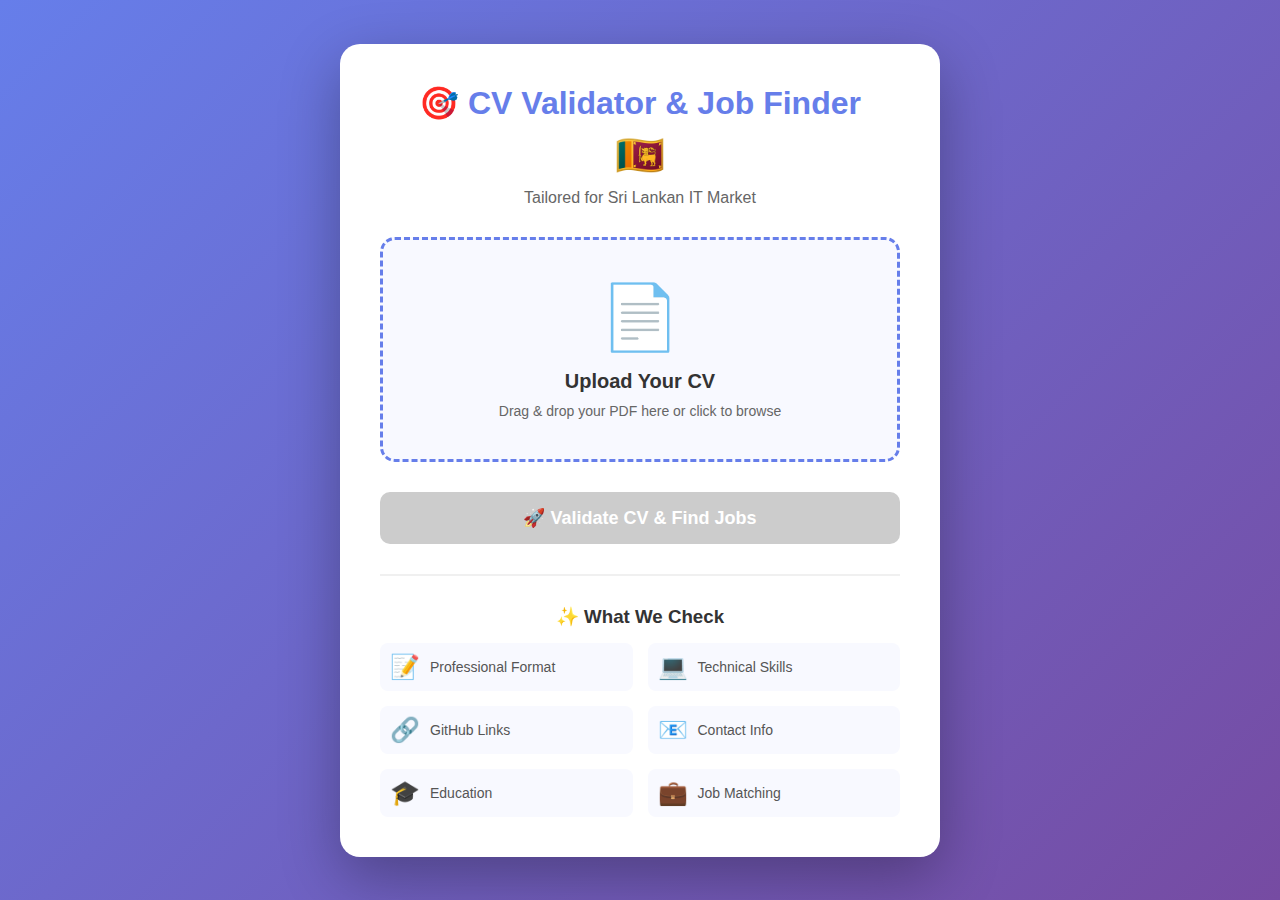
<file: Task 06/templates/index.html>
<!DOCTYPE html>
<html lang="en">
<head>
    <meta charset="UTF-8">
    <meta name="viewport" content="width=device-width, initial-scale=1.0">
    <title>CV Validator & Job Finder - Sri Lankan IT Market</title>
    <style>
        * {
            margin: 0;
            padding: 0;
            box-sizing: border-box;
        }

        body {
            font-family: 'Segoe UI', Tahoma, Geneva, Verdana, sans-serif;
            background: linear-gradient(135deg, #667eea 0%, #764ba2 100%);
            min-height: 100vh;
            display: flex;
            justify-content: center;
            align-items: center;
            padding: 20px;
        }

        .container {
            background: white;
            border-radius: 20px;
            box-shadow: 0 20px 60px rgba(0,0,0,0.3);
            max-width: 600px;
            width: 100%;
            padding: 40px;
            animation: fadeIn 0.5s ease-in;
        }

        @keyframes fadeIn {
            from { opacity: 0; transform: translateY(-20px); }
            to { opacity: 1; transform: translateY(0); }
        }

        .header {
            text-align: center;
            margin-bottom: 30px;
        }

        .header h1 {
            color: #667eea;
            font-size: 32px;
            margin-bottom: 10px;
        }

        .header p {
            color: #666;
            font-size: 16px;
        }

        .flag {
            font-size: 40px;
            margin: 10px 0;
        }

        .upload-area {
            border: 3px dashed #667eea;
            border-radius: 15px;
            padding: 40px;
            text-align: center;
            background: #f8f9ff;
            cursor: pointer;
            transition: all 0.3s ease;
            margin-bottom: 20px;
        }

        .upload-area:hover {
            border-color: #764ba2;
            background: #f0f2ff;
            transform: scale(1.02);
        }

        .upload-area.dragover {
            border-color: #764ba2;
            background: #e8ebff;
        }

        .upload-icon {
            font-size: 64px;
            color: #667eea;
            margin-bottom: 15px;
        }

        .upload-area h3 {
            color: #333;
            margin-bottom: 10px;
            font-size: 20px;
        }

        .upload-area p {
            color: #666;
            font-size: 14px;
        }

        #cv_file {
            display: none;
        }

        .file-info {
            background: #e8f5e9;
            padding: 15px;
            border-radius: 10px;
            margin: 15px 0;
            display: none;
            align-items: center;
            gap: 10px;
        }

        .file-info.show {
            display: flex;
        }

        .file-info .icon {
            font-size: 32px;
        }

        .file-info .details {
            flex: 1;
        }

        .file-info .filename {
            font-weight: bold;
            color: #2e7d32;
        }

        .file-info .filesize {
            font-size: 12px;
            color: #666;
        }

        .submit-btn {
            width: 100%;
            padding: 15px;
            background: linear-gradient(135deg, #667eea 0%, #764ba2 100%);
            color: white;
            border: none;
            border-radius: 10px;
            font-size: 18px;
            font-weight: bold;
            cursor: pointer;
            transition: all 0.3s ease;
            margin-top: 10px;
        }

        .submit-btn:hover {
            transform: translateY(-2px);
            box-shadow: 0 10px 25px rgba(102, 126, 234, 0.4);
        }

        .submit-btn:active {
            transform: translateY(0);
        }

        .submit-btn:disabled {
            background: #ccc;
            cursor: not-allowed;
            transform: none;
        }

        .features {
            margin-top: 30px;
            padding-top: 30px;
            border-top: 2px solid #f0f0f0;
        }

        .features h3 {
            color: #333;
            margin-bottom: 15px;
            text-align: center;
        }

        .feature-list {
            display: grid;
            grid-template-columns: repeat(auto-fit, minmax(200px, 1fr));
            gap: 15px;
        }

        .feature-item {
            display: flex;
            align-items: center;
            gap: 10px;
            padding: 10px;
            background: #f8f9ff;
            border-radius: 8px;
        }

        .feature-item .emoji {
            font-size: 24px;
        }

        .feature-item .text {
            font-size: 14px;
            color: #555;
        }

        .loading {
            display: none;
            text-align: center;
            margin: 20px 0;
        }

        .loading.show {
            display: block;
        }

        .spinner {
            border: 4px solid #f3f3f3;
            border-top: 4px solid #667eea;
            border-radius: 50%;
            width: 50px;
            height: 50px;
            animation: spin 1s linear infinite;
            margin: 0 auto 15px;
        }

        @keyframes spin {
            0% { transform: rotate(0deg); }
            100% { transform: rotate(360deg); }
        }

        @media (max-width: 600px) {
            .container {
                padding: 25px;
            }

            .header h1 {
                font-size: 24px;
            }

            .upload-area {
                padding: 30px 20px;
            }

            .feature-list {
                grid-template-columns: 1fr;
            }
        }
    </style>
</head>
<body>
    <div class="container">
        <div class="header">
            <h1>🎯 CV Validator & Job Finder</h1>
            <div class="flag">🇱🇰</div>
            <p>Tailored for Sri Lankan IT Market</p>
        </div>

        <form id="uploadForm" method="POST" enctype="multipart/form-data">
            <div class="upload-area" id="uploadArea">
                <div class="upload-icon">📄</div>
                <h3>Upload Your CV</h3>
                <p>Drag & drop your PDF here or click to browse</p>
                <input type="file" name="cv_file" id="cv_file" accept=".pdf" required>
            </div>

            <div class="file-info" id="fileInfo">
                <span class="icon">✅</span>
                <div class="details">
                    <div class="filename" id="fileName"></div>
                    <div class="filesize" id="fileSize"></div>
                </div>
            </div>

            <button type="submit" class="submit-btn" id="submitBtn" disabled>
                🚀 Validate CV & Find Jobs
            </button>

            <div class="loading" id="loading">
                <div class="spinner"></div>
                <p>Analyzing your CV and finding matching jobs...</p>
            </div>
        </form>

        <div class="features">
            <h3>✨ What We Check</h3>
            <div class="feature-list">
                <div class="feature-item">
                    <span class="emoji">📝</span>
                    <span class="text">Professional Format</span>
                </div>
                <div class="feature-item">
                    <span class="emoji">💻</span>
                    <span class="text">Technical Skills</span>
                </div>
                <div class="feature-item">
                    <span class="emoji">🔗</span>
                    <span class="text">GitHub Links</span>
                </div>
                <div class="feature-item">
                    <span class="emoji">📧</span>
                    <span class="text">Contact Info</span>
                </div>
                <div class="feature-item">
                    <span class="emoji">🎓</span>
                    <span class="text">Education</span>
                </div>
                <div class="feature-item">
                    <span class="emoji">💼</span>
                    <span class="text">Job Matching</span>
                </div>
            </div>
        </div>
    </div>

    <script>
        const uploadArea = document.getElementById('uploadArea');
        const fileInput = document.getElementById('cv_file');
        const fileInfo = document.getElementById('fileInfo');
        const fileName = document.getElementById('fileName');
        const fileSize = document.getElementById('fileSize');
        const submitBtn = document.getElementById('submitBtn');
        const uploadForm = document.getElementById('uploadForm');
        const loading = document.getElementById('loading');

        // Click to upload
        uploadArea.addEventListener('click', () => {
            fileInput.click();
        });

        // File selection
        fileInput.addEventListener('change', (e) => {
            handleFile(e.target.files[0]);
        });

        // Drag and drop
        uploadArea.addEventListener('dragover', (e) => {
            e.preventDefault();
            uploadArea.classList.add('dragover');
        });

        uploadArea.addEventListener('dragleave', () => {
            uploadArea.classList.remove('dragover');
        });

        uploadArea.addEventListener('drop', (e) => {
            e.preventDefault();
            uploadArea.classList.remove('dragover');
            const file = e.dataTransfer.files[0];
            if (file && file.type === 'application/pdf') {
                fileInput.files = e.dataTransfer.files;
                handleFile(file);
            } else {
                alert('Please upload a PDF file only!');
            }
        });

        function handleFile(file) {
            if (file) {
                fileName.textContent = file.name;
                fileSize.textContent = `${(file.size / 1024 / 1024).toFixed(2)} MB`;
                fileInfo.classList.add('show');
                submitBtn.disabled = false;
            }
        }

        // Form submission
        uploadForm.addEventListener('submit', () => {
            loading.classList.add('show');
            submitBtn.disabled = true;
            submitBtn.textContent = 'Processing...';
        });
    </script>
</body>
</html>
</file>
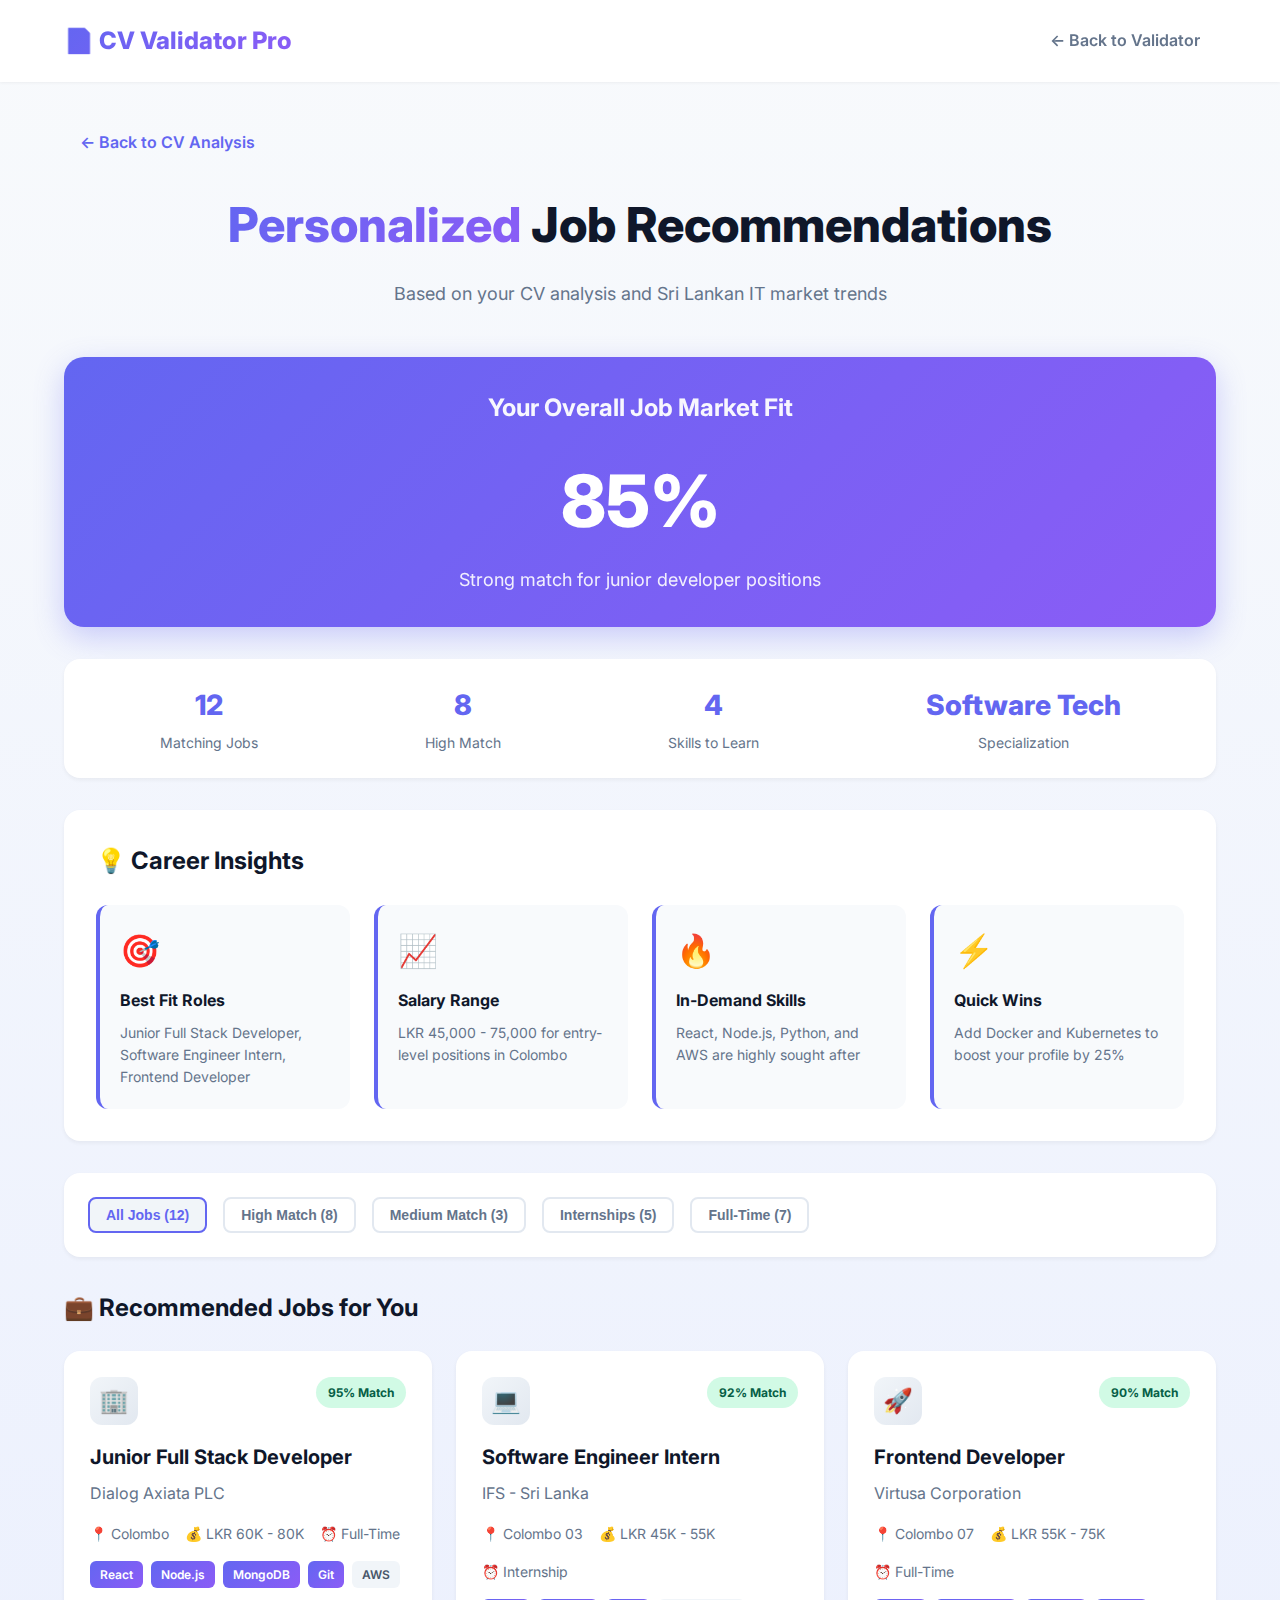
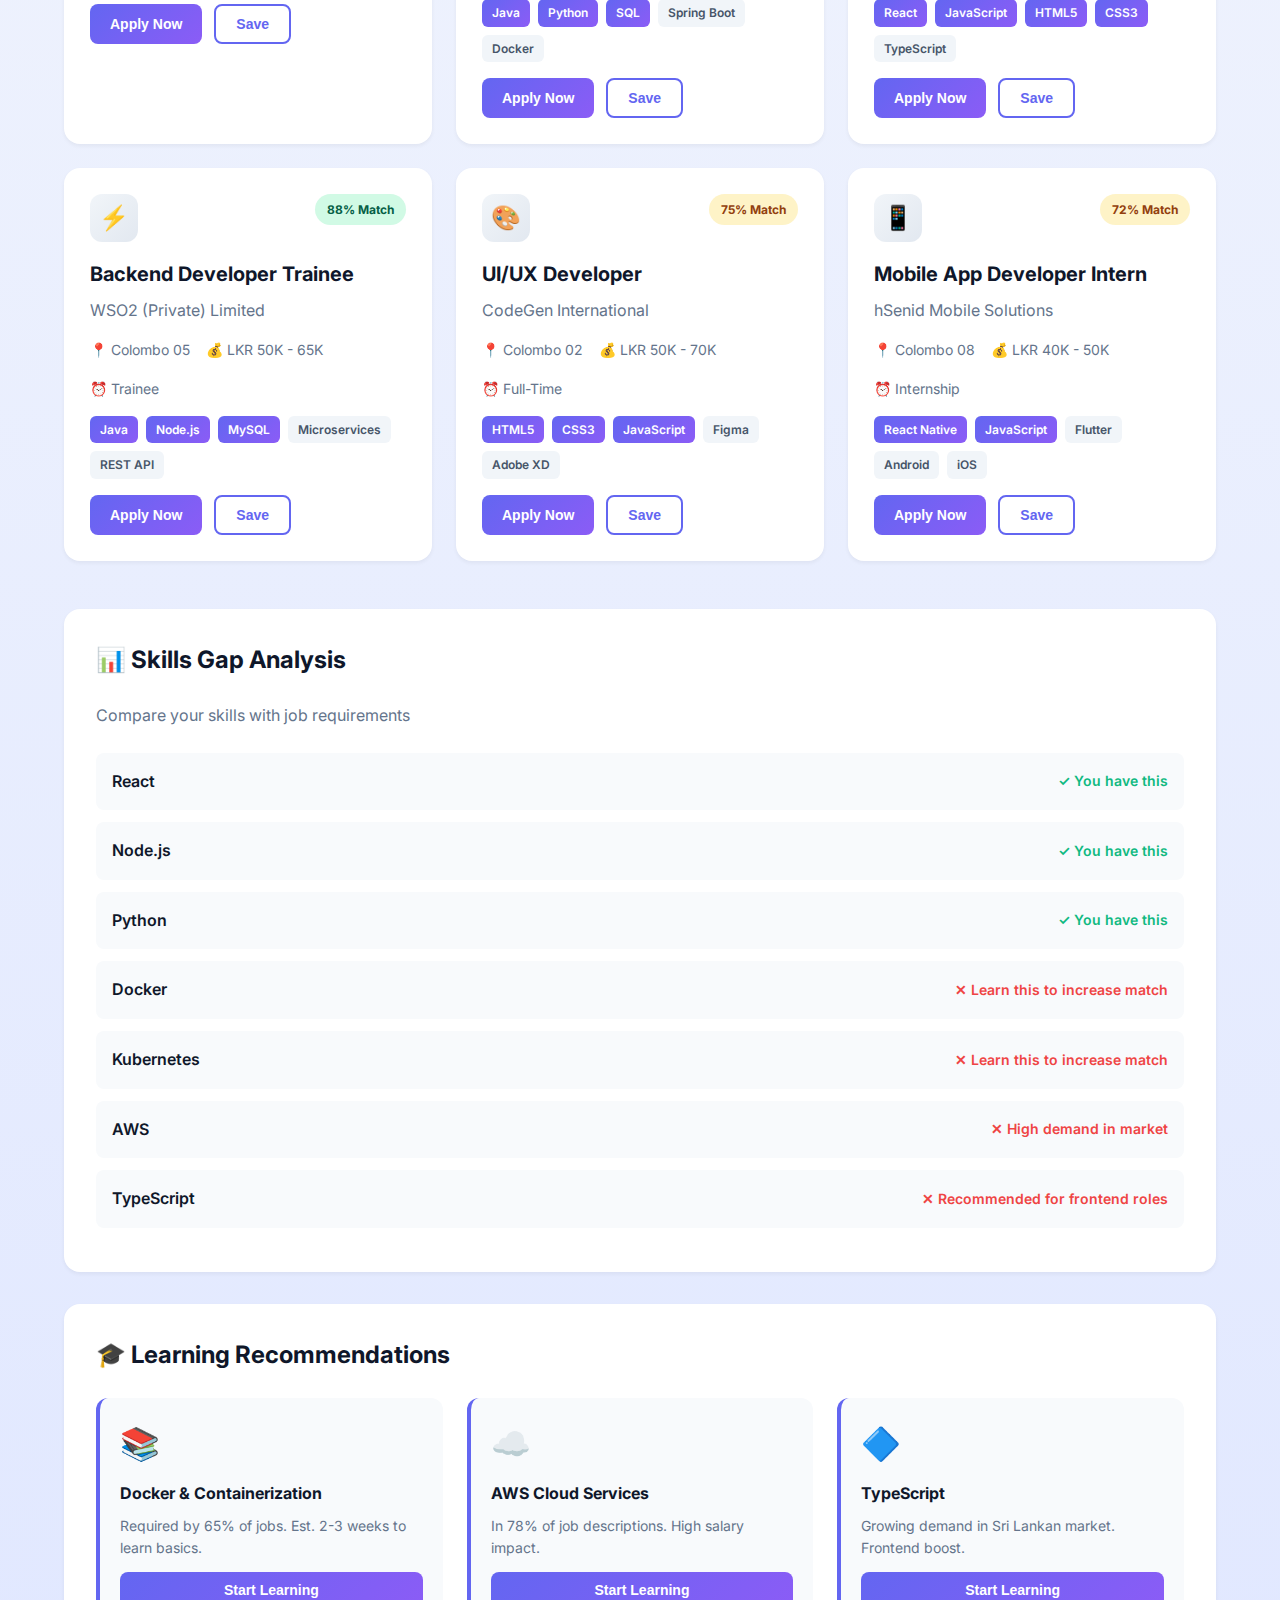
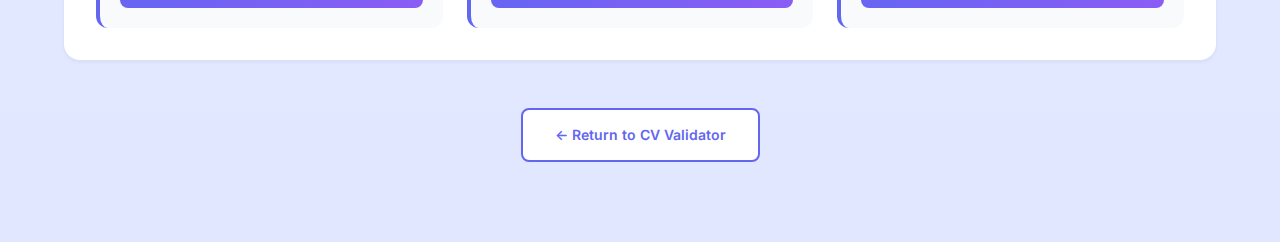
<file: Task 05/templates/job_recommendation.html>
<!DOCTYPE html>
<html lang="en">
<head>
    <meta charset="UTF-8">
    <meta name="viewport" content="width=device-width, initial-scale=1.0">
    <title>Job Recommendations - CV Validator Pro</title>
    <link href="https://fonts.googleapis.com/css2?family=Inter:wght@400;500;600;700;800&display=swap" rel="stylesheet">
    <style>
        * { margin: 0; padding: 0; box-sizing: border-box; }
        
        body {
            font-family: 'Inter', sans-serif;
            background: linear-gradient(180deg, #f8fafc 0%, #e0e7ff 100%);
            color: #1e293b;
            line-height: 1.6;
            min-height: 100vh;
        }

        .navbar {
            background: white;
            padding: 20px 0;
            box-shadow: 0 1px 3px rgba(0,0,0,0.05);
            position: sticky;
            top: 0;
            z-index: 50;
        }

        .nav-container {
            max-width: 1200px;
            margin: 0 auto;
            padding: 0 24px;
            display: flex;
            justify-content: space-between;
            align-items: center;
        }

        .logo {
            font-size: 24px;
            font-weight: 800;
            background: linear-gradient(135deg, #6366f1 0%, #8b5cf6 100%);
            -webkit-background-clip: text;
            -webkit-text-fill-color: transparent;
        }

        .nav-link {
            color: #64748b;
            text-decoration: none;
            font-weight: 600;
            padding: 8px 16px;
            border-radius: 8px;
            transition: all 0.2s;
        }

        .nav-link:hover {
            background: #f1f5f9;
            color: #6366f1;
        }

        .container {
            max-width: 1200px;
            margin: 0 auto;
            padding: 40px 24px 80px;
        }

        .header {
            text-align: center;
            margin-bottom: 48px;
        }

        .header h1 {
            font-size: 48px;
            font-weight: 800;
            margin-bottom: 16px;
            color: #0f172a;
        }

        .header .highlight {
            background: linear-gradient(135deg, #6366f1 0%, #8b5cf6 100%);
            -webkit-background-clip: text;
            -webkit-text-fill-color: transparent;
        }

        .header p {
            font-size: 18px;
            color: #64748b;
        }

        .stats-bar {
            background: white;
            border-radius: 16px;
            padding: 24px;
            margin-bottom: 32px;
            box-shadow: 0 2px 4px rgba(0,0,0,0.05);
            display: flex;
            justify-content: space-around;
            flex-wrap: wrap;
            gap: 24px;
        }

        .stat {
            text-align: center;
        }

        .stat-value {
            font-size: 28px;
            font-weight: 800;
            color: #6366f1;
            margin-bottom: 4px;
        }

        .stat-label {
            font-size: 14px;
            color: #64748b;
        }

        .match-score {
            background: linear-gradient(135deg, #6366f1 0%, #8b5cf6 100%);
            border-radius: 20px;
            padding: 32px;
            text-align: center;
            color: white;
            margin-bottom: 32px;
            box-shadow: 0 10px 30px rgba(99,102,241,0.3);
        }

        .match-score h2 {
            font-size: 24px;
            margin-bottom: 16px;
            opacity: 0.95;
        }

        .score-display {
            font-size: 72px;
            font-weight: 800;
            margin-bottom: 8px;
        }

        .score-text {
            font-size: 18px;
            opacity: 0.9;
        }

        .section-title {
            font-size: 24px;
            font-weight: 700;
            margin-bottom: 24px;
            color: #0f172a;
            display: flex;
            align-items: center;
            gap: 12px;
        }

        .jobs-grid {
            display: grid;
            grid-template-columns: repeat(auto-fill, minmax(350px, 1fr));
            gap: 24px;
            margin-bottom: 48px;
        }

        .job-card {
            background: white;
            border-radius: 16px;
            padding: 24px;
            box-shadow: 0 2px 4px rgba(0,0,0,0.05);
            transition: all 0.3s;
            cursor: pointer;
            border: 2px solid transparent;
        }

        .job-card:hover {
            transform: translateY(-4px);
            box-shadow: 0 10px 30px rgba(0,0,0,0.1);
            border-color: #6366f1;
        }

        .job-header {
            display: flex;
            justify-content: space-between;
            align-items: start;
            margin-bottom: 16px;
        }

        .job-company {
            width: 48px;
            height: 48px;
            border-radius: 12px;
            background: linear-gradient(135deg, #f1f5f9 0%, #e2e8f0 100%);
            display: flex;
            align-items: center;
            justify-content: center;
            font-size: 24px;
        }

        .match-badge {
            padding: 6px 12px;
            border-radius: 20px;
            font-size: 12px;
            font-weight: 700;
        }

        .match-high {
            background: #d1fae5;
            color: #065f46;
        }

        .match-medium {
            background: #fef3c7;
            color: #92400e;
        }

        .match-low {
            background: #fee2e2;
            color: #991b1b;
        }

        .job-title {
            font-size: 20px;
            font-weight: 700;
            color: #0f172a;
            margin-bottom: 8px;
        }

        .job-company-name {
            font-size: 16px;
            color: #64748b;
            margin-bottom: 16px;
        }

        .job-details {
            display: flex;
            flex-wrap: wrap;
            gap: 16px;
            margin-bottom: 16px;
            font-size: 14px;
            color: #64748b;
        }

        .job-detail {
            display: flex;
            align-items: center;
            gap: 6px;
        }

        .job-skills {
            display: flex;
            flex-wrap: wrap;
            gap: 8px;
            margin-bottom: 16px;
        }

        .skill-tag {
            padding: 4px 10px;
            background: #f1f5f9;
            border-radius: 6px;
            font-size: 12px;
            font-weight: 600;
            color: #475569;
        }

        .skill-tag.matched {
            background: linear-gradient(135deg, #6366f1 0%, #8b5cf6 100%);
            color: white;
        }

        .job-actions {
            display: flex;
            gap: 12px;
            margin-top: 16px;
        }

        .btn {
            padding: 10px 20px;
            border-radius: 8px;
            font-weight: 600;
            font-size: 14px;
            cursor: pointer;
            transition: all 0.2s;
            border: none;
            text-decoration: none;
            display: inline-block;
            text-align: center;
        }

        .btn-primary {
            background: linear-gradient(135deg, #6366f1 0%, #8b5cf6 100%);
            color: white;
        }

        .btn-primary:hover {
            transform: translateY(-2px);
            box-shadow: 0 6px 20px rgba(99,102,241,0.3);
        }

        .btn-secondary {
            background: white;
            color: #6366f1;
            border: 2px solid #6366f1;
        }

        .btn-secondary:hover {
            background: #f1f5f9;
        }

        .insights {
            background: white;
            border-radius: 16px;
            padding: 32px;
            margin-bottom: 32px;
            box-shadow: 0 2px 4px rgba(0,0,0,0.05);
        }

        .insights-grid {
            display: grid;
            grid-template-columns: repeat(auto-fit, minmax(250px, 1fr));
            gap: 24px;
            margin-top: 24px;
        }

        .insight-card {
            padding: 20px;
            background: #f8fafc;
            border-radius: 12px;
            border-left: 4px solid #6366f1;
        }

        .insight-icon {
            font-size: 32px;
            margin-bottom: 12px;
        }

        .insight-title {
            font-weight: 700;
            color: #0f172a;
            margin-bottom: 8px;
        }

        .insight-text {
            font-size: 14px;
            color: #64748b;
        }

        .skills-comparison {
            background: white;
            border-radius: 16px;
            padding: 32px;
            margin-bottom: 32px;
            box-shadow: 0 2px 4px rgba(0,0,0,0.05);
        }

        .skills-list {
            margin-top: 24px;
        }

        .skill-item {
            display: flex;
            justify-content: space-between;
            align-items: center;
            padding: 16px;
            background: #f8fafc;
            border-radius: 8px;
            margin-bottom: 12px;
        }

        .skill-name {
            font-weight: 600;
            color: #0f172a;
        }

        .skill-status {
            display: flex;
            align-items: center;
            gap: 8px;
            font-size: 14px;
            font-weight: 600;
        }

        .skill-status.has { color: #10b981; }
        .skill-status.missing { color: #ef4444; }

        .filters {
            background: white;
            border-radius: 16px;
            padding: 24px;
            margin-bottom: 32px;
            box-shadow: 0 2px 4px rgba(0,0,0,0.05);
        }

        .filter-group {
            display: flex;
            gap: 16px;
            flex-wrap: wrap;
        }

        .filter-btn {
            padding: 8px 16px;
            border-radius: 8px;
            border: 2px solid #e2e8f0;
            background: white;
            cursor: pointer;
            font-weight: 600;
            font-size: 14px;
            color: #64748b;
            transition: all 0.2s;
        }

        .filter-btn.active {
            border-color: #6366f1;
            background: #f1f5f9;
            color: #6366f1;
        }

        .filter-btn:hover {
            border-color: #6366f1;
        }

        .back-link {
            display: inline-flex;
            align-items: center;
            gap: 8px;
            color: #6366f1;
            text-decoration: none;
            font-weight: 600;
            margin-bottom: 24px;
            padding: 8px 16px;
            border-radius: 8px;
            transition: all 0.2s;
        }

        .back-link:hover {
            background: #f1f5f9;
        }

        @media (max-width: 768px) {
            .header h1 { font-size: 32px; }
            .jobs-grid {
                grid-template-columns: 1fr;
            }
            .score-display { font-size: 56px; }
        }
    </style>
</head>
<body>
    <nav class="navbar">
        <div class="nav-container">
            <div class="logo">📄 CV Validator Pro</div>
            <a href="/" class="nav-link">← Back to Validator</a>
        </div>
    </nav>

    <div class="container">
        <a href="/" class="back-link">← Back to CV Analysis</a>

        <div class="header">
            <h1><span class="highlight">Personalized</span> Job Recommendations</h1>
            <p>Based on your CV analysis and Sri Lankan IT market trends</p>
        </div>

        <div class="match-score">
            <h2>Your Overall Job Market Fit</h2>
            <div class="score-display">85%</div>
            <div class="score-text">Strong match for junior developer positions</div>
        </div>

        <div class="stats-bar">
            <div class="stat">
                <div class="stat-value">12</div>
                <div class="stat-label">Matching Jobs</div>
            </div>
            <div class="stat">
                <div class="stat-value">8</div>
                <div class="stat-label">High Match</div>
            </div>
            <div class="stat">
                <div class="stat-value">4</div>
                <div class="stat-label">Skills to Learn</div>
            </div>
            <div class="stat">
                <div class="stat-value">Software Tech</div>
                <div class="stat-label">Specialization</div>
            </div>
        </div>

        <div class="insights">
            <h2 class="section-title">💡 Career Insights</h2>
            <div class="insights-grid">
                <div class="insight-card">
                    <div class="insight-icon">🎯</div>
                    <div class="insight-title">Best Fit Roles</div>
                    <div class="insight-text">Junior Full Stack Developer, Software Engineer Intern, Frontend Developer</div>
                </div>
                <div class="insight-card">
                    <div class="insight-icon">📈</div>
                    <div class="insight-title">Salary Range</div>
                    <div class="insight-text">LKR 45,000 - 75,000 for entry-level positions in Colombo</div>
                </div>
                <div class="insight-card">
                    <div class="insight-icon">🔥</div>
                    <div class="insight-title">In-Demand Skills</div>
                    <div class="insight-text">React, Node.js, Python, and AWS are highly sought after</div>
                </div>
                <div class="insight-card">
                    <div class="insight-icon">⚡</div>
                    <div class="insight-title">Quick Wins</div>
                    <div class="insight-text">Add Docker and Kubernetes to boost your profile by 25%</div>
                </div>
            </div>
        </div>

        <div class="filters">
            <div class="filter-group">
                <button class="filter-btn active">All Jobs (12)</button>
                <button class="filter-btn">High Match (8)</button>
                <button class="filter-btn">Medium Match (3)</button>
                <button class="filter-btn">Internships (5)</button>
                <button class="filter-btn">Full-Time (7)</button>
            </div>
        </div>

        <h2 class="section-title">💼 Recommended Jobs for You</h2>

        <div class="jobs-grid">
            <!-- Job Card 1 -->
            <div class="job-card">
                <div class="job-header">
                    <div class="job-company">🏢</div>
                    <span class="match-badge match-high">95% Match</span>
                </div>
                <div class="job-title">Junior Full Stack Developer</div>
                <div class="job-company-name">Dialog Axiata PLC</div>
                <div class="job-details">
                    <div class="job-detail">📍 Colombo</div>
                    <div class="job-detail">💰 LKR 60K - 80K</div>
                    <div class="job-detail">⏰ Full-Time</div>
                </div>
                <div class="job-skills">
                    <span class="skill-tag matched">React</span>
                    <span class="skill-tag matched">Node.js</span>
                    <span class="skill-tag matched">MongoDB</span>
                    <span class="skill-tag matched">Git</span>
                    <span class="skill-tag">AWS</span>
                </div>
                <div class="job-actions">
                    <button class="btn btn-primary">Apply Now</button>
                    <button class="btn btn-secondary">Save</button>
                </div>
            </div>

            <!-- Job Card 2 -->
            <div class="job-card">
                <div class="job-header">
                    <div class="job-company">💻</div>
                    <span class="match-badge match-high">92% Match</span>
                </div>
                <div class="job-title">Software Engineer Intern</div>
                <div class="job-company-name">IFS - Sri Lanka</div>
                <div class="job-details">
                    <div class="job-detail">📍 Colombo 03</div>
                    <div class="job-detail">💰 LKR 45K - 55K</div>
                    <div class="job-detail">⏰ Internship</div>
                </div>
                <div class="job-skills">
                    <span class="skill-tag matched">Java</span>
                    <span class="skill-tag matched">Python</span>
                    <span class="skill-tag matched">SQL</span>
                    <span class="skill-tag">Spring Boot</span>
                    <span class="skill-tag">Docker</span>
                </div>
                <div class="job-actions">
                    <button class="btn btn-primary">Apply Now</button>
                    <button class="btn btn-secondary">Save</button>
                </div>
            </div>

            <!-- Job Card 3 -->
            <div class="job-card">
                <div class="job-header">
                    <div class="job-company">🚀</div>
                    <span class="match-badge match-high">90% Match</span>
                </div>
                <div class="job-title">Frontend Developer</div>
                <div class="job-company-name">Virtusa Corporation</div>
                <div class="job-details">
                    <div class="job-detail">📍 Colombo 07</div>
                    <div class="job-detail">💰 LKR 55K - 75K</div>
                    <div class="job-detail">⏰ Full-Time</div>
                </div>
                <div class="job-skills">
                    <span class="skill-tag matched">React</span>
                    <span class="skill-tag matched">JavaScript</span>
                    <span class="skill-tag matched">HTML5</span>
                    <span class="skill-tag matched">CSS3</span>
                    <span class="skill-tag">TypeScript</span>
                </div>
                <div class="job-actions">
                    <button class="btn btn-primary">Apply Now</button>
                    <button class="btn btn-secondary">Save</button>
                </div>
            </div>

            <!-- Job Card 4 -->
            <div class="job-card">
                <div class="job-header">
                    <div class="job-company">⚡</div>
                    <span class="match-badge match-high">88% Match</span>
                </div>
                <div class="job-title">Backend Developer Trainee</div>
                <div class="job-company-name">WSO2 (Private) Limited</div>
                <div class="job-details">
                    <div class="job-detail">📍 Colombo 05</div>
                    <div class="job-detail">💰 LKR 50K - 65K</div>
                    <div class="job-detail">⏰ Trainee</div>
                </div>
                <div class="job-skills">
                    <span class="skill-tag matched">Java</span>
                    <span class="skill-tag matched">Node.js</span>
                    <span class="skill-tag matched">MySQL</span>
                    <span class="skill-tag">Microservices</span>
                    <span class="skill-tag">REST API</span>
                </div>
                <div class="job-actions">
                    <button class="btn btn-primary">Apply Now</button>
                    <button class="btn btn-secondary">Save</button>
                </div>
            </div>

            <!-- Job Card 5 -->
            <div class="job-card">
                <div class="job-header">
                    <div class="job-company">🎨</div>
                    <span class="match-badge match-medium">75% Match</span>
                </div>
                <div class="job-title">UI/UX Developer</div>
                <div class="job-company-name">CodeGen International</div>
                <div class="job-details">
                    <div class="job-detail">📍 Colombo 02</div>
                    <div class="job-detail">💰 LKR 50K - 70K</div>
                    <div class="job-detail">⏰ Full-Time</div>
                </div>
                <div class="job-skills">
                    <span class="skill-tag matched">HTML5</span>
                    <span class="skill-tag matched">CSS3</span>
                    <span class="skill-tag matched">JavaScript</span>
                    <span class="skill-tag">Figma</span>
                    <span class="skill-tag">Adobe XD</span>
                </div>
                <div class="job-actions">
                    <button class="btn btn-primary">Apply Now</button>
                    <button class="btn btn-secondary">Save</button>
                </div>
            </div>

            <!-- Job Card 6 -->
            <div class="job-card">
                <div class="job-header">
                    <div class="job-company">📱</div>
                    <span class="match-badge match-medium">72% Match</span>
                </div>
                <div class="job-title">Mobile App Developer Intern</div>
                <div class="job-company-name">hSenid Mobile Solutions</div>
                <div class="job-details">
                    <div class="job-detail">📍 Colombo 08</div>
                    <div class="job-detail">💰 LKR 40K - 50K</div>
                    <div class="job-detail">⏰ Internship</div>
                </div>
                <div class="job-skills">
                    <span class="skill-tag matched">React Native</span>
                    <span class="skill-tag matched">JavaScript</span>
                    <span class="skill-tag">Flutter</span>
                    <span class="skill-tag">Android</span>
                    <span class="skill-tag">iOS</span>
                </div>
                <div class="job-actions">
                    <button class="btn btn-primary">Apply Now</button>
                    <button class="btn btn-secondary">Save</button>
                </div>
            </div>
        </div>

        <div class="skills-comparison">
            <h2 class="section-title">📊 Skills Gap Analysis</h2>
            <p style="color: #64748b; margin-bottom: 16px;">Compare your skills with job requirements</p>
            
            <div class="skills-list">
                <div class="skill-item">
                    <span class="skill-name">React</span>
                    <span class="skill-status has">✓ You have this</span>
                </div>
                <div class="skill-item">
                    <span class="skill-name">Node.js</span>
                    <span class="skill-status has">✓ You have this</span>
                </div>
                <div class="skill-item">
                    <span class="skill-name">Python</span>
                    <span class="skill-status has">✓ You have this</span>
                </div>
                <div class="skill-item">
                    <span class="skill-name">Docker</span>
                    <span class="skill-status missing">✕ Learn this to increase match</span>
                </div>
                <div class="skill-item">
                    <span class="skill-name">Kubernetes</span>
                    <span class="skill-status missing">✕ Learn this to increase match</span>
                </div>
                <div class="skill-item">
                    <span class="skill-name">AWS</span>
                    <span class="skill-status missing">✕ High demand in market</span>
                </div>
                <div class="skill-item">
                    <span class="skill-name">TypeScript</span>
                    <span class="skill-status missing">✕ Recommended for frontend roles</span>
                </div>
            </div>
        </div>

        <div class="insights">
            <h2 class="section-title">🎓 Learning Recommendations</h2>
            <div class="insights-grid">
                <div class="insight-card">
                    <div class="insight-icon">📚</div>
                    <div class="insight-title">Docker & Containerization</div>
                    <div class="insight-text">Required by 65% of jobs. Est. 2-3 weeks to learn basics.</div>
                    <button class="btn btn-primary" style="margin-top: 12px; width: 100%;">Start Learning</button>
                </div>
                <div class="insight-card">
                    <div class="insight-icon">☁️</div>
                    <div class="insight-title">AWS Cloud Services</div>
                    <div class="insight-text">In 78% of job descriptions. High salary impact.</div>
                    <button class="btn btn-primary" style="margin-top: 12px; width: 100%;">Start Learning</button>
                </div>
                <div class="insight-card">
                    <div class="insight-icon">🔷</div>
                    <div class="insight-title">TypeScript</div>
                    <div class="insight-text">Growing demand in Sri Lankan market. Frontend boost.</div>
                    <button class="btn btn-primary" style="margin-top: 12px; width: 100%;">Start Learning</button>
                </div>
            </div>
        </div>

        <div style="text-align: center; margin-top: 48px;">
            <a href="/" class="btn btn-secondary" style="padding: 14px 32px;">← Return to CV Validator</a>
        </div>
    </div>

    <script>
        // Filter buttons functionality
        const filterBtns = document.querySelectorAll('.filter-btn');
        filterBtns.forEach(btn => {
            btn.addEventListener('click', () => {
                filterBtns.forEach(b => b.classList.remove('active'));
                btn.classList.add('active');
            });
        });

        // Job card click to expand (optional enhancement)
        const jobCards = document.querySelectorAll('.job-card');
        jobCards.forEach(card => {
            card.addEventListener('click', (e) => {
                if (!e.target.classList.contains('btn')) {
                    card.style.transform = card.style.transform === 'scale(1.02)' ? 'scale(1)' : 'scale(1.02)';
                }
            });
        });
    </script>
</body>
</html>
</file>
